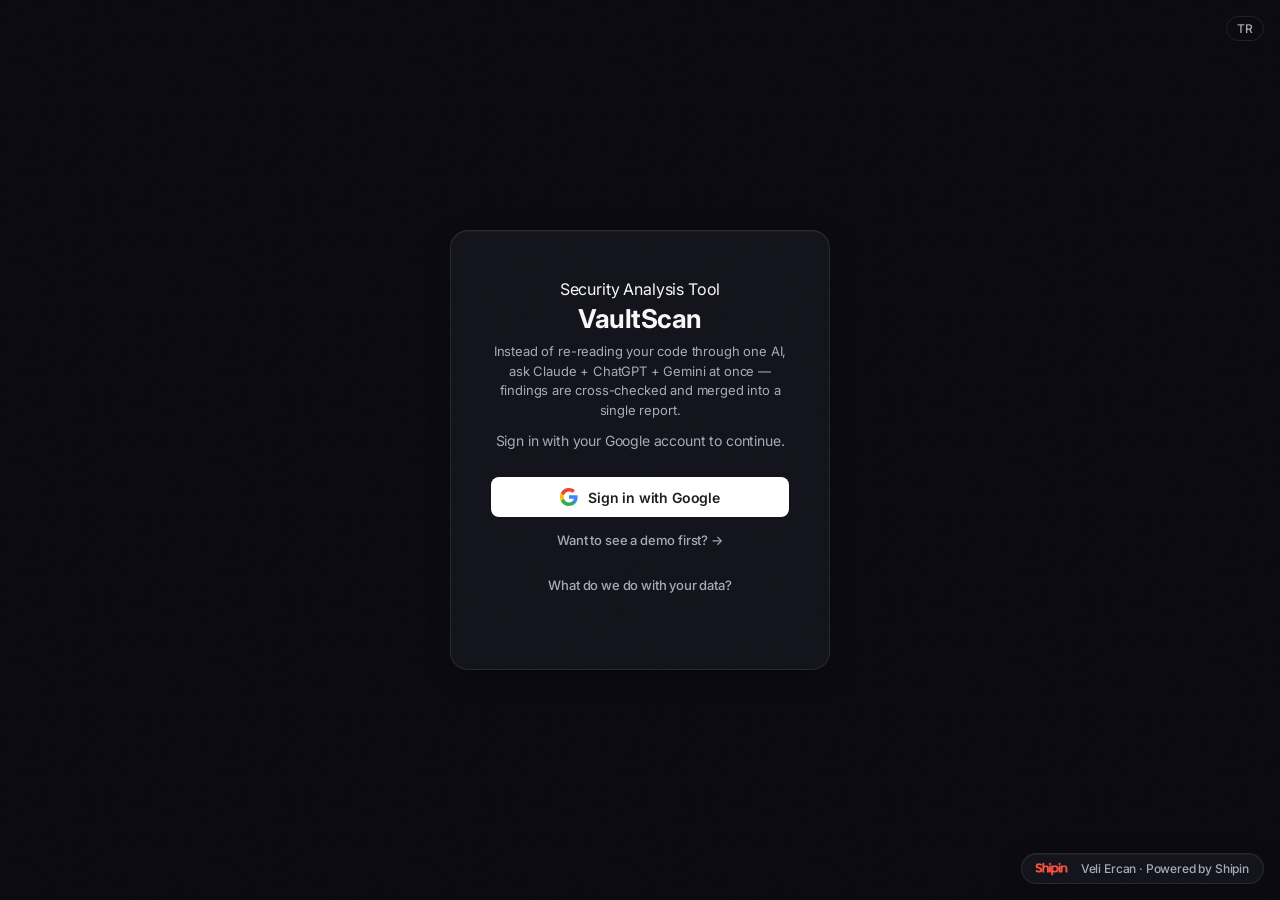
<file: static/login.html>
<!DOCTYPE html>
<html lang="tr">
<head>
  <meta charset="UTF-8">
  <meta name="viewport" content="width=device-width, initial-scale=1.0">
  <title data-i18n="title_login">VaultScan — Giriş</title>
  <meta name="description" content="Show your code, file, or GitHub repo to Claude, ChatGPT, and Gemini at once — see security vulnerabilities in a single combined report.">
  <meta property="og:type" content="website">
  <meta property="og:title" content="VaultScan — AI-Powered Security Analysis Tool">
  <meta property="og:description" content="Show your code, file, or GitHub repo to Claude, ChatGPT, and Gemini at once — see security vulnerabilities in a single combined report.">
  <meta property="og:url" content="https://vaultscan-pxyt.onrender.com">
  <meta property="og:image" content="https://vaultscan-pxyt.onrender.com/static/og-image.png">
  <meta name="twitter:card" content="summary_large_image">
  <meta name="twitter:title" content="VaultScan — AI-Powered Security Analysis Tool">
  <meta name="twitter:description" content="Show your code, file, or GitHub repo to Claude, ChatGPT, and Gemini at once — see security vulnerabilities in a single combined report.">
  <meta name="twitter:image" content="https://vaultscan-pxyt.onrender.com/static/og-image.png">
  <link rel="preconnect" href="https://fonts.googleapis.com">
  <link rel="preconnect" href="https://fonts.gstatic.com" crossorigin>
  <link href="https://fonts.googleapis.com/css2?family=Inter:wght@400;500;600;700&display=swap" rel="stylesheet">
  <link rel="icon" type="image/svg+xml" href="/static/favicon.svg">
  <link rel="stylesheet" href="/static/style.css">
  <script src="/static/theme.js"></script>
  <script src="/static/i18n.js"></script>
</head>
<body class="login-body">
  <button id="langToggle" class="logout-link" onclick="toggleLang()" aria-label="Switch language" style="position:absolute;top:16px;right:16px">EN</button>
  <div class="login-card">
    <span class="eyebrow"><span class="dot"></span><span data-i18n="eyebrow_tool">Güvenlik Analiz Aracı</span></span>
    <h1>VaultScan</h1>
    <p class="value-prop" data-i18n="login_value_prop">Kodunu tek bir AI ile tekrar okumak yerine, Claude + ChatGPT + Gemini'ye aynı anda sor — bulgular çapraz kontrol edilip tek raporda birleşir.</p>
    <p data-i18n="login_subtitle">Devam etmek için Google hesabınla giriş yap.</p>
    <p id="loginError" class="error-text" style="display:none" data-i18n="login_error">Giriş başarısız oldu, lütfen tekrar deneyin.</p>
    <a class="google-btn" href="/auth/google/login">
      <svg viewBox="0 0 18 18" xmlns="http://www.w3.org/2000/svg">
        <path fill="#4285F4" d="M17.64 9.2c0-.64-.06-1.25-.16-1.84H9v3.48h4.84a4.14 4.14 0 0 1-1.8 2.72v2.26h2.9c1.7-1.57 2.7-3.88 2.7-6.62z"/>
        <path fill="#34A853" d="M9 18c2.43 0 4.47-.81 5.96-2.18l-2.9-2.26c-.8.55-1.84.86-3.06.86-2.36 0-4.36-1.6-5.07-3.75H.9v2.33A9 9 0 0 0 9 18z"/>
        <path fill="#FBBC05" d="M3.93 10.67A5.4 5.4 0 0 1 3.64 9c0-.58.1-1.15.29-1.67V4.99H.9A9 9 0 0 0 0 9c0 1.45.35 2.83.9 4.01l3.03-2.34z"/>
        <path fill="#EA4335" d="M9 3.58c1.32 0 2.5.45 3.44 1.35l2.57-2.57A8.9 8.9 0 0 0 9 0 9 9 0 0 0 .9 4.99l3.03 2.34C4.64 5.18 6.64 3.58 9 3.58z"/>
      </svg>
      <span data-i18n="login_with_google">Google ile Giriş Yap</span>
    </a>
    <p style="margin-top:14px;"><a href="/demo" class="back-link" data-i18n="login_try_demo">Önce bir demo görmek ister misin? →</a></p>
    <p style="margin-top:8px;"><a href="/gizlilik" class="back-link" data-i18n="login_privacy_link">Verilerinle ne yapıyoruz?</a></p>
  </div>
  <a href="https://shipin.city/shipped" target="_blank" rel="noopener" class="shipin-badge">
    <img src="/static/shipin-logo.png" alt="Shipin">
    <span>Veli Ercan · Powered by Shipin</span>
  </a>
  <script>
    if (new URLSearchParams(window.location.search).get('login_error')) {
      document.getElementById('loginError').style.display = 'block';
    }
  </script>
</body>
</html>
</file>
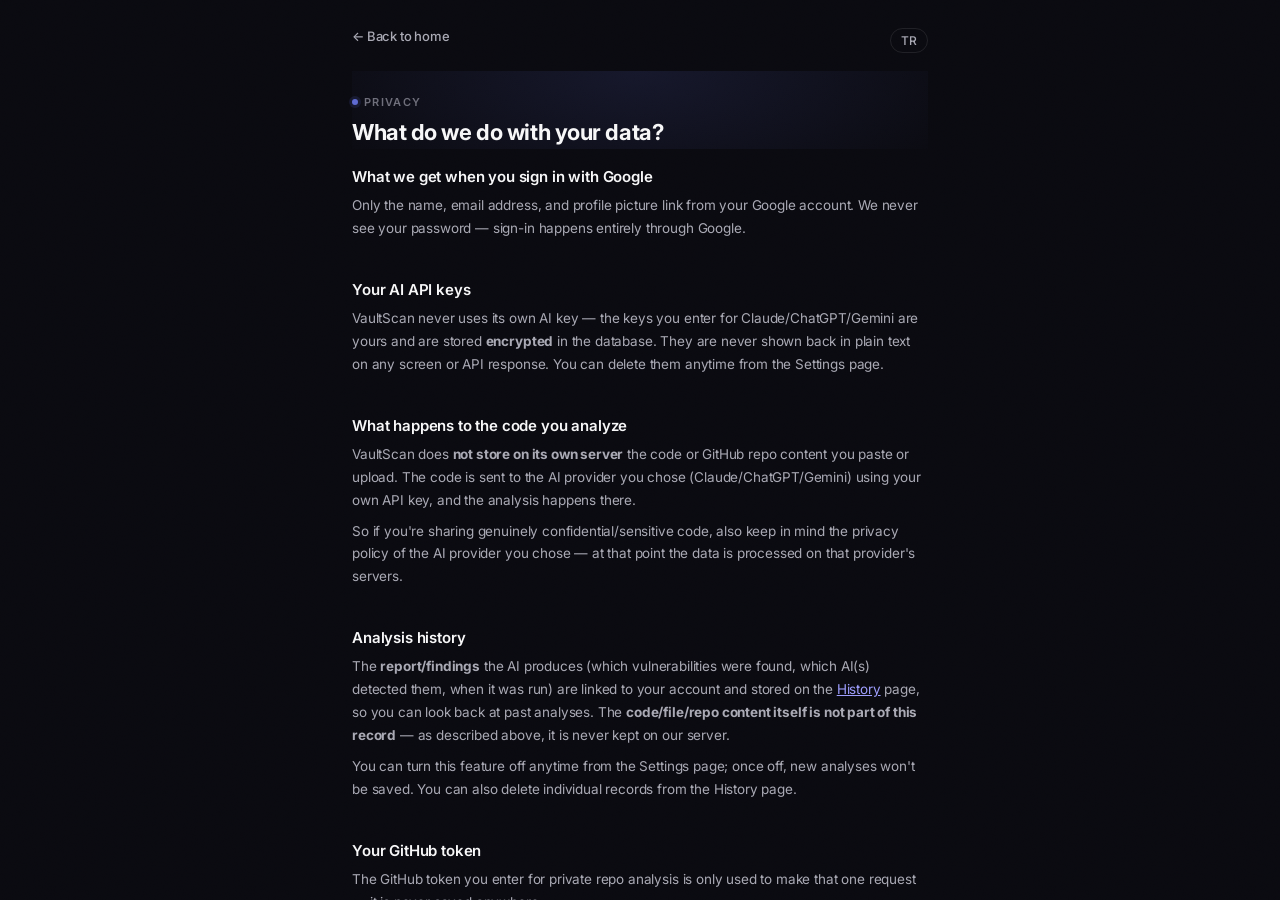
<file: static/privacy.html>
<!DOCTYPE html>
<html lang="tr">
<head>
  <meta charset="UTF-8">
  <meta name="viewport" content="width=device-width, initial-scale=1.0">
  <title data-i18n="title_privacy">VaultScan — Gizlilik</title>
  <link rel="preconnect" href="https://fonts.googleapis.com">
  <link rel="preconnect" href="https://fonts.gstatic.com" crossorigin>
  <link href="https://fonts.googleapis.com/css2?family=Inter:wght@400;500;600;700&display=swap" rel="stylesheet">
  <link rel="icon" type="image/svg+xml" href="/static/favicon.svg">
  <link rel="stylesheet" href="/static/style.css">
  <script src="/static/theme.js"></script>
  <script src="/static/i18n.js"></script>
  <style>
    .privacy-container { max-width: 640px; height: auto; min-height: 100vh; overflow-y: auto; }
    .privacy-section { margin-bottom: 22px; }
    .privacy-section h2 { font-size: 15px; font-weight: 600; margin-bottom: 8px; }
    .privacy-section p, .privacy-section li { font-size: 13.5px; color: var(--text-secondary); line-height: 1.7; }
    .privacy-section ul { margin-left: 20px; margin-top: 6px; }
    .privacy-note {
      background: var(--bg-elevated);
      border: 1px solid var(--border);
      border-radius: var(--radius-md);
      padding: 14px 16px;
      font-size: 12.5px;
      color: var(--text-tertiary);
      margin-top: 28px;
    }
    .privacy-top-bar { display:flex; align-items:center; justify-content:space-between; }
  </style>
</head>
<body>
  <div class="container privacy-container">
    <div class="privacy-top-bar">
      <a href="/" class="back-link" data-i18n="back_to_home">← Ana sayfaya dön</a>
      <button id="langToggle" class="logout-link" onclick="toggleLang()" aria-label="Switch language">EN</button>
    </div>
    <div class="header" style="text-align:left; padding-top:18px;">
      <span class="eyebrow"><span class="dot"></span><span data-i18n="eyebrow_privacy">Gizlilik</span></span>
      <h1 style="font-size:22px;" data-i18n="privacy_h1">Verilerinle ne yapıyoruz?</h1>
    </div>

    <div class="privacy-section">
      <h2 data-i18n="privacy_google_h2">Google ile girişte ne alıyoruz</h2>
      <p data-i18n="privacy_google_p">Sadece Google hesabından gelen ad, e-posta adresi ve profil fotoğrafı bağlantısı. Şifreni hiçbir zaman görmüyoruz — giriş tamamen Google üzerinden yapılır.</p>
    </div>

    <div class="privacy-section">
      <h2 data-i18n="privacy_keys_h2">AI API key'lerin</h2>
      <p data-i18n-html="privacy_keys_p">VaultScan kendi AI key'ini kullanmaz — Claude/ChatGPT/Gemini için girdiğin key'ler senindir ve veritabanında <strong>şifrelenmiş</strong> olarak saklanır. Hiçbir ekranda veya API yanıtında düz metin olarak geri gösterilmez. İstediğin zaman Ayarlar sayfasından silebilirsin.</p>
    </div>

    <div class="privacy-section">
      <h2 data-i18n="privacy_code_h2">Analiz ettiğin kod ne olur</h2>
      <p data-i18n-html="privacy_code_p1">VaultScan, yapıştırdığın/yüklediğin kodu veya GitHub repo içeriğini <strong>kendi sunucusunda saklamaz</strong>. Kod, seçtiğin AI sağlayıcısına (Claude/ChatGPT/Gemini) senin kendi API key'inle iletilir ve analiz orada yapılır.</p>
      <p style="margin-top:8px;" data-i18n="privacy_code_p2">Bu nedenle gerçekten gizli/hassas kod paylaşıyorsan, seçtiğin AI sağlayıcının kendi gizlilik politikasını da göz önünde bulundur — o aşamada veri o sağlayıcının sunucularında işlenir.</p>
    </div>

    <div class="privacy-section">
      <h2 data-i18n="privacy_history_h2">Analiz geçmişi</h2>
      <p data-i18n-html="privacy_history_p1">AI'nin ürettiği <strong>rapor/bulgular</strong> (hangi açıklar bulundu, hangi AI(ler) tespit etti, ne zaman yapıldı) hesabınla ilişkilendirilip <a href="/history">Geçmiş</a> sayfasında saklanır — bu sayede eski analizlerine dönüp bakabilirsin. Analiz ettiğin <strong>kodun/dosyanın/repo içeriğinin kendisi bu kayda dahil değildir</strong>, yukarıdaki maddede anlatıldığı gibi hiçbir zaman sunucumuzda tutulmaz.</p>
      <p style="margin-top:8px;" data-i18n="privacy_history_p2">Bu özelliği Ayarlar sayfasından istediğin zaman kapatabilirsin; kapattığında yeni analizler kaydedilmez. Geçmiş sayfasından tek tek kayıt da silebilirsin.</p>
    </div>

    <div class="privacy-section">
      <h2 data-i18n="privacy_github_h2">GitHub token'ı</h2>
      <p data-i18n="privacy_github_p">Private repo analizi için girdiğin GitHub token'ı sadece o anki isteği yapmak için kullanılır, hiçbir yere kaydedilmez.</p>
    </div>

    <div class="privacy-section">
      <h2 data-i18n="privacy_cookies_h2">Çerezler</h2>
      <p data-i18n="privacy_cookies_p">Sadece oturumunu açık tutmak için teknik amaçlı bir oturum çerezi kullanılır. Reklam/takip amaçlı çerez yok.</p>
    </div>

    <div class="privacy-section">
      <h2 data-i18n="privacy_delete_h2">Hesabını silmek istersen</h2>
      <p data-i18n="privacy_delete_p">API key'lerini Ayarlar sayfasından, analiz geçmişi kayıtlarını Geçmiş sayfasından kendin kaldırabilirsin. Hesabının tamamen silinmesini istersen aşağıdaki adresten bize yazman yeterli.</p>
    </div>

    <div class="privacy-section">
      <h2 data-i18n="privacy_contact_h2">Soruların için</h2>
      <p><a href="mailto:veliercann10@gmail.com">veliercann10@gmail.com</a></p>
    </div>

    <div class="privacy-note" data-i18n="privacy_note">
      Bu sayfa, verilerinle ne yaptığımızı açık ve sade bir dille anlatan bir bilgilendirme notudur — resmi bir KVKK Aydınlatma Metni değildir.
    </div>
  </div>
</body>
</html>
</file>
<file: static/style.css>
* { margin: 0; padding: 0; box-sizing: border-box; }

:root {
  --bg: #0a0a10;
  --bg-panel: #13131c;
  --bg-elevated: #1b1b26;
  --bg-hover: #262633;
  --border: rgba(255,255,255,0.09);
  --border-strong: rgba(255,255,255,0.18);
  --text: #f7f7f8;
  --text-secondary: #a9a9b4;
  --text-tertiary: #6e6e7a;
  --accent: #5e6ad2;
  --accent-hover: #7378dd;
  --accent-soft: rgba(94,106,210,0.14);
  --critical: #ff5f57;
  --high: #ff9f0a;
  --medium: #ffd60a;
  --low: #30d158;
  --info: #0a84ff;
  --radius-sm: 8px;
  --radius-md: 12px;
  --radius-lg: 18px;
  --font: 'Inter', -apple-system, BlinkMacSystemFont, 'SF Pro Display', 'Segoe UI', sans-serif;
  --mono: 'JetBrains Mono', 'SF Mono', ui-monospace, Menlo, monospace;
  --ease: cubic-bezier(0.16, 1, 0.3, 1);
  --shadow-elevated: 0 8px 28px -10px rgba(0,0,0,0.5), inset 0 1px 0 rgba(255,255,255,0.04);
}

html { color-scheme: dark; }

[data-theme="light"] {
  color-scheme: light;
  --shadow-elevated: 0 4px 18px -6px rgba(0,0,0,0.1), inset 0 1px 0 rgba(255,255,255,0.7);
  --bg: #f7f7f8;
  --bg-panel: #ffffff;
  --bg-elevated: #f0f0f2;
  --bg-hover: #e8e8ec;
  --border: rgba(0,0,0,0.08);
  --border-strong: rgba(0,0,0,0.14);
  --text: #0d0d0e;
  --text-secondary: #4a4a52;
  --text-tertiary: #9a9aa4;
}

body {
  font-family: var(--font);
  background: var(--bg);
  color: var(--text);
  height: 100vh;
  display: flex;
  flex-direction: column;
  -webkit-font-smoothing: antialiased;
  letter-spacing: -0.01em;
}

body::before {
  content: '';
  position: fixed;
  inset: 0;
  z-index: 9999;
  pointer-events: none;
  opacity: 0.035;
  mix-blend-mode: overlay;
  background-image: url("data:image/svg+xml;utf8,<svg xmlns='http://www.w3.org/2000/svg' width='200' height='200'><filter id='n'><feTurbulence type='fractalNoise' baseFrequency='0.9' numOctaves='2' stitchTiles='stitch'/></filter><rect width='100%25' height='100%25' filter='url(%23n)'/></svg>");
}

::selection { background: var(--accent-soft); color: var(--text); }

::-webkit-scrollbar { width: 9px; height: 9px; }
::-webkit-scrollbar-track { background: transparent; }
::-webkit-scrollbar-thumb { background: rgba(255,255,255,0.1); border-radius: 8px; border: 2px solid transparent; }
::-webkit-scrollbar-thumb:hover { background: rgba(255,255,255,0.18); }

.container {
  position: relative;
  display: flex;
  flex-direction: column;
  height: 100vh;
  padding: 28px 32px;
  gap: 18px;
  max-width: 1400px;
  width: 100%;
  margin: 0 auto;
}

.user-bar {
  position: absolute;
  top: 28px;
  right: 32px;
  display: flex;
  align-items: center;
  gap: 8px;
  font-size: 13px;
}

.user-avatar {
  width: 26px;
  height: 26px;
  border-radius: 50%;
  border: 1px solid var(--border-strong);
}

.user-name { font-weight: 500; color: var(--text-secondary); }

.logout-link {
  color: var(--text-tertiary);
  text-decoration: none;
  font-size: 12px;
  padding: 4px 10px;
  border: 1px solid var(--border);
  border-radius: 20px;
  transition: all 0.2s var(--ease);
}

.logout-link:hover { color: var(--text); border-color: var(--border-strong); background: var(--bg-hover); }

#themeToggle, #langToggle { background: transparent; margin: 0; font-weight: 500; }
#themeToggle:hover, #langToggle:hover { background: var(--bg-hover); box-shadow: none; }
#langToggle { color: var(--text-secondary); }

.header {
  text-align: center;
  padding: 6px 0 4px;
  background: radial-gradient(ellipse 520px 220px at 50% 0%, var(--accent-soft), transparent 70%);
}

.header .eyebrow {
  display: inline-flex;
  align-items: center;
  gap: 6px;
  font-size: 11px;
  font-weight: 600;
  letter-spacing: 0.12em;
  text-transform: uppercase;
  color: var(--text-tertiary);
  margin-bottom: 10px;
}

.header .eyebrow .dot {
  width: 6px;
  height: 6px;
  border-radius: 50%;
  background: var(--accent);
  box-shadow: 0 0 0 3px var(--accent-soft);
}

.header h1 {
  font-size: 26px;
  font-weight: 700;
  letter-spacing: -0.02em;
  color: var(--text);
}

.header p {
  color: var(--text-secondary);
  margin-top: 6px;
  font-size: 14px;
}

.toolbar {
  display: flex;
  flex-wrap: wrap;
  align-items: center;
  justify-content: center;
  gap: 10px;
  align-self: center;
  max-width: 100%;
}

.tabs {
  display: inline-flex;
  gap: 2px;
  background: var(--bg-panel);
  border: 1px solid var(--border);
  border-radius: 11px;
  padding: 3px;
}

.provider-picker {
  display: inline-flex;
  gap: 2px;
  background: var(--bg-panel);
  border: 1px solid var(--border);
  border-radius: 11px;
  padding: 3px;
}

.provider-chip {
  background: transparent;
  color: var(--text-secondary);
  border: none;
  border-radius: 8px;
  padding: 7px 14px;
  font-family: var(--font);
  font-size: 13px;
  font-weight: 500;
  cursor: pointer;
  transition: background 0.2s var(--ease), color 0.2s var(--ease);
  margin: 0;
}

.provider-chip:hover { background: var(--bg-hover); color: var(--text); }
.provider-chip.active { background: var(--accent); color: #fff; box-shadow: 0 0 0 3px var(--accent-soft); }
.provider-chip.active:hover { background: var(--accent-hover); }

.tab {
  background: transparent;
  color: var(--text-secondary);
  border: none;
  border-radius: 8px;
  padding: 7px 18px;
  font-family: var(--font);
  font-size: 13px;
  font-weight: 500;
  cursor: pointer;
  transition: background 0.2s var(--ease), color 0.2s var(--ease);
  margin: 0;
}

.tab:hover { background: var(--bg-hover); color: var(--text); }
.tab.active { background: var(--bg-elevated); color: var(--text); box-shadow: 0 0 0 1px var(--border-strong); }
.tab.active:hover { background: var(--bg-elevated); }

.editor {
  display: flex;
  gap: 18px;
  flex: 1;
  overflow: hidden;
}

.panel {
  flex: 1;
  display: flex;
  flex-direction: column;
  background: var(--bg-panel);
  border: 1px solid var(--border);
  border-radius: var(--radius-lg);
  box-shadow: var(--shadow-elevated);
  overflow: hidden;
  min-width: 0;
  transition: box-shadow 0.3s var(--ease);
}

.panel-header {
  display: flex;
  justify-content: space-between;
  align-items: center;
  padding: 13px 18px;
  border-bottom: 1px solid var(--border);
  font-size: 12px;
  font-weight: 600;
  letter-spacing: 0.04em;
  text-transform: uppercase;
  color: var(--text-tertiary);
}

select {
  background: var(--bg-elevated);
  color: var(--text);
  border: 1px solid var(--border);
  border-radius: var(--radius-sm);
  padding: 5px 10px;
  font-family: var(--font);
  font-size: 12px;
  font-weight: 500;
  text-transform: none;
  letter-spacing: 0;
  cursor: pointer;
  outline: none;
  transition: border-color 0.2s var(--ease);
}

select:hover, select:focus { border-color: var(--border-strong); }

textarea {
  flex: 1;
  background: transparent;
  border: none;
  outline: none;
  color: var(--text);
  font-family: var(--mono);
  font-size: 13px;
  padding: 18px;
  resize: none;
  line-height: 1.65;
}

textarea::placeholder { color: var(--text-tertiary); }

button {
  margin: 14px;
  padding: 11px;
  background: var(--accent);
  color: #fff;
  border: none;
  border-radius: var(--radius-sm);
  font-family: var(--font);
  font-size: 13.5px;
  font-weight: 600;
  letter-spacing: -0.01em;
  cursor: pointer;
  transition: background 0.2s var(--ease), transform 0.15s var(--ease), box-shadow 0.2s var(--ease);
}

button:hover { background: var(--accent-hover); box-shadow: 0 6px 20px -4px var(--accent-soft); }
button:active { transform: scale(0.985); }
button:disabled { background: var(--bg-elevated); color: var(--text-tertiary); cursor: not-allowed; }

.btn-secondary {
  background: var(--bg-elevated);
  color: var(--text-secondary);
  border: 1px solid var(--border);
}

.btn-secondary:hover { background: var(--bg-hover); box-shadow: none; color: var(--text); }

.inp {
  background: var(--bg-elevated);
  border: 1px solid var(--border);
  border-radius: var(--radius-sm);
  padding: 10px 13px;
  color: var(--text);
  font-family: var(--font);
  font-size: 13px;
  outline: none;
  width: 100%;
  transition: border-color 0.2s var(--ease);
}

.inp::placeholder { color: var(--text-tertiary); }
.inp:focus { border-color: var(--accent); box-shadow: 0 0 0 3px var(--accent-soft); }

.github-form {
  padding: 18px;
  display: flex;
  flex-direction: column;
  gap: 10px;
  flex: 1;
}

.hint {
  font-size: 11.5px;
  color: var(--text-tertiary);
}

.upload-area {
  flex: 1;
  display: flex;
  flex-direction: column;
  align-items: center;
  justify-content: center;
  cursor: pointer;
  transition: background 0.2s var(--ease);
  padding: 20px;
  text-align: center;
  color: var(--text-secondary);
  margin: 14px;
  border: 1.5px dashed var(--border);
  border-radius: var(--radius-md);
}

.upload-area:hover { background: var(--bg-elevated); border-color: var(--border-strong); }
.upload-area.drag-over { background: var(--accent-soft); border-color: var(--accent); }
.upload-icon { font-size: 32px; margin-bottom: 12px; opacity: 0.8; }
.upload-area p { font-size: 13px; }

.result {
  flex: 1;
  padding: 18px;
  overflow-y: auto;
  font-size: 13px;
  line-height: 1.7;
  color: var(--text-secondary);
}

.muted { color: var(--text-secondary); }
.error-text { color: var(--critical); }

.severity-bar {
  display: flex;
  height: 6px;
  border-radius: 4px;
  overflow: hidden;
  background: var(--bg-elevated);
  margin-bottom: 12px;
}

.severity-bar-seg { height: 100%; transition: width 0.4s var(--ease); }
.severity-bar-critical { background: var(--critical); }
.severity-bar-high { background: var(--high); }
.severity-bar-medium { background: var(--medium); }
.severity-bar-low { background: var(--low); }

.summary-bar {
  display: flex;
  flex-wrap: wrap;
  gap: 8px;
  margin-bottom: 20px;
}

.summary-pill {
  display: inline-flex;
  align-items: center;
  gap: 6px;
  padding: 6px 13px;
  border-radius: 20px;
  font-size: 12.5px;
  font-weight: 600;
  border: 1px solid var(--border);
  background: var(--bg-elevated);
  color: var(--text-secondary);
}

.summary-pill strong { font-size: 13px; }

.summary-total { color: var(--text); border-color: var(--border-strong); }
.summary-critical { color: var(--critical); border-color: rgba(255,95,87,0.35); background: rgba(255,95,87,0.1); }
.summary-high { color: var(--high); border-color: rgba(255,159,10,0.35); background: rgba(255,159,10,0.1); }
.summary-medium { color: var(--medium); border-color: rgba(255,214,10,0.35); background: rgba(255,214,10,0.1); }
.summary-low { color: var(--low); border-color: rgba(48,209,88,0.35); background: rgba(48,209,88,0.1); }

.summary-clean {
  display: inline-flex;
  align-items: center;
  gap: 6px;
  padding: 6px 14px;
  border-radius: 20px;
  font-size: 12.5px;
  font-weight: 600;
  color: var(--low);
  background: rgba(48,209,88,0.1);
  border: 1px solid rgba(48,209,88,0.35);
}

.file-section {
  margin-bottom: 22px;
  border-bottom: 1px solid var(--border);
  padding-bottom: 18px;
}

.file-section:last-child { border-bottom: none; }

.file-name {
  font-size: 12px;
  color: var(--info);
  margin-bottom: 10px;
  font-weight: 600;
}

@keyframes findingIn {
  from { opacity: 0; transform: translateY(8px); }
  to { opacity: 1; transform: translateY(0); }
}

@keyframes panelFade {
  from { opacity: 0; }
  to { opacity: 1; }
}

.panel-fade { animation: panelFade 0.25s var(--ease) both; }

@keyframes skeletonPulse {
  0%, 100% { opacity: 0.55; }
  50% { opacity: 1; }
}

.skeleton-wrap {
  display: flex;
  flex-direction: column;
  gap: 14px;
}

.skeleton {
  background: var(--bg-hover);
  border-radius: 6px;
  animation: skeletonPulse 1.4s ease-in-out infinite;
}

.skeleton-pill { width: 110px; height: 22px; border-radius: 20px; }

.skeleton-card {
  background: var(--bg-elevated);
  border: 1px solid var(--border);
  border-radius: var(--radius-md);
  padding: 16px;
  display: flex;
  flex-direction: column;
  gap: 10px;
}

.skeleton-line { height: 11px; }

.finding {
  background: var(--bg-elevated);
  border: 1px solid var(--border);
  border-left: 3px solid var(--border);
  border-radius: var(--radius-md);
  margin-bottom: 12px;
  overflow: hidden;
  animation: findingIn 0.4s var(--ease) both;
}

.finding:has(.badge-critical) { border-left-color: var(--critical); }
.finding:has(.badge-high) { border-left-color: var(--high); }
.finding:has(.badge-medium) { border-left-color: var(--medium); }
.finding:has(.badge-low) { border-left-color: var(--low); }

.finding:nth-of-type(2) { animation-delay: 60ms; }
.finding:nth-of-type(3) { animation-delay: 120ms; }
.finding:nth-of-type(4) { animation-delay: 180ms; }
.finding:nth-of-type(5) { animation-delay: 240ms; }
.finding:nth-of-type(6) { animation-delay: 300ms; }
.finding:nth-of-type(n+7) { animation-delay: 360ms; }

.finding-header {
  display: flex;
  justify-content: space-between;
  align-items: center;
  padding: 12px 16px;
  border-bottom: 1px solid var(--border);
}

.finding-title {
  font-weight: 600;
  font-size: 13px;
  color: var(--text);
}

.line-chip {
  font-size: 10.5px;
  font-family: var(--mono);
  color: var(--text-tertiary);
  background: var(--bg);
  border: 1px solid var(--border);
  border-radius: 5px;
  padding: 2px 7px;
  margin-left: 8px;
}

.provider-tag {
  display: inline-block;
  font-size: 11px;
  font-weight: 600;
  padding: 2px 9px;
  border-radius: 10px;
  margin: 0 2px;
}

.provider-tag-claude { background: rgba(217,119,87,0.14); color: #e08e6d; border: 1px solid rgba(217,119,87,0.35); }
.provider-tag-chatgpt { background: rgba(25,195,125,0.14); color: #2ecc92; border: 1px solid rgba(25,195,125,0.35); }
.provider-tag-gemini { background: rgba(66,133,244,0.14); color: #5b9bff; border: 1px solid rgba(66,133,244,0.35); }

.finding-body {
  padding: 14px 16px;
}

.finding-body p {
  margin: 5px 0;
  font-size: 13px;
  color: var(--text-secondary);
}

.finding-body strong { color: var(--text); font-weight: 600; }

.finding-body ul, .finding-body ol {
  margin: 8px 0 8px 20px;
  font-size: 13px;
  color: var(--text-secondary);
}

.finding-body li { margin: 4px 0; }

.finding-body a { color: var(--info); text-decoration: none; }
.finding-body a:hover { text-decoration: underline; }

.finding-body code {
  background: var(--bg);
  padding: 2px 6px;
  border-radius: 5px;
  font-family: var(--mono);
  font-size: 12px;
  color: var(--info);
  border: 1px solid var(--border);
}

.finding-body pre {
  background: var(--bg);
  border: 1px solid var(--border);
  border-radius: var(--radius-sm);
  padding: 13px;
  overflow-x: auto;
  margin: 10px 0;
}

.finding-body pre code {
  background: none;
  padding: 0;
  border: none;
  color: var(--text);
}

.badge {
  font-size: 10.5px;
  font-weight: 700;
  padding: 4px 11px;
  border-radius: 20px;
  text-transform: uppercase;
  letter-spacing: 0.05em;
}

.badge-critical { background: rgba(255,95,87,0.14); color: var(--critical); border: 1px solid rgba(255,95,87,0.35); }
.badge-high { background: rgba(255,159,10,0.14); color: var(--high); border: 1px solid rgba(255,159,10,0.35); }
.badge-medium { background: rgba(255,214,10,0.14); color: var(--medium); border: 1px solid rgba(255,214,10,0.35); }
.badge-low { background: rgba(48,209,88,0.14); color: var(--low); border: 1px solid rgba(48,209,88,0.35); }
.badge-info { background: rgba(10,132,255,0.14); color: var(--info); border: 1px solid rgba(10,132,255,0.35); }

.btn-copy {
  background: var(--bg-elevated);
  color: var(--text-secondary);
  border: 1px solid var(--border);
  border-radius: var(--radius-sm);
  padding: 5px 11px;
  font-size: 11px;
  font-weight: 600;
  cursor: pointer;
  margin: 0;
  transition: all 0.2s var(--ease);
}

.btn-copy:hover { background: var(--bg-hover); color: var(--text); border-color: var(--border-strong); box-shadow: none; }

.btn-stop { color: var(--critical); border-color: rgba(255,95,87,0.35); }
.btn-stop:hover { background: rgba(255,95,87,0.12); color: var(--critical); border-color: rgba(255,95,87,0.5); }

#status { font-size: 12px; font-weight: 500; }
.status-loading { color: var(--high); }
.status-done { color: var(--low); }
.status-error { color: var(--critical); }

.progress-wrap {
  background: var(--bg-elevated);
  border: 1px solid var(--border);
  border-radius: var(--radius-md);
  padding: 16px;
  margin-bottom: 18px;
}

.progress-info {
  display: flex;
  justify-content: space-between;
  font-size: 12px;
  color: var(--text-secondary);
  margin-bottom: 9px;
}

.progress-bar-bg {
  background: var(--bg);
  border-radius: 4px;
  height: 5px;
  overflow: hidden;
}

.progress-bar {
  background: var(--accent);
  height: 100%;
  border-radius: 4px;
  transition: width 0.3s var(--ease);
}

.progress-file {
  font-size: 11.5px;
  color: var(--text-tertiary);
  margin-top: 8px;
}

.print-title { display: none; }

.login-body {
  align-items: center;
  justify-content: center;
}

.login-card {
  background: var(--bg-panel);
  border: 1px solid var(--border);
  border-radius: var(--radius-lg);
  box-shadow: var(--shadow-elevated);
  padding: 48px 40px;
  max-width: 380px;
  width: 100%;
  text-align: center;
  margin: auto;
}

.login-card h1 {
  font-size: 26px;
  font-weight: 700;
  letter-spacing: -0.02em;
  margin-top: 4px;
}

.login-card p {
  color: var(--text-secondary);
  font-size: 14px;
  margin-top: 8px;
  margin-bottom: 28px;
}

.login-card p.value-prop {
  font-size: 13px;
  line-height: 1.5;
  margin-bottom: 12px;
}

.google-btn {
  display: inline-flex;
  align-items: center;
  justify-content: center;
  gap: 10px;
  width: 100%;
  background: #fff;
  color: #1f1f1f;
  border-radius: var(--radius-sm);
  padding: 11px;
  font-family: var(--font);
  font-size: 14px;
  font-weight: 600;
  text-decoration: none;
  transition: opacity 0.2s var(--ease);
}

.google-btn:hover { opacity: 0.88; }
.google-btn svg { width: 18px; height: 18px; }

.settings-container {
  height: auto;
  min-height: 100vh;
  overflow-y: auto;
  max-width: 640px;
}

.back-link {
  color: var(--text-secondary);
  text-decoration: none;
  font-size: 13px;
  font-weight: 500;
  align-self: flex-start;
  transition: color 0.2s var(--ease);
}

.back-link:hover { color: var(--text); }

.key-list {
  display: flex;
  flex-direction: column;
  gap: 14px;
}

.key-card {
  background: var(--bg-panel);
  border: 1px solid var(--border);
  border-radius: var(--radius-lg);
  box-shadow: var(--shadow-elevated);
  padding: 18px 20px;
}

.key-card-header {
  display: flex;
  align-items: center;
  justify-content: space-between;
  margin-bottom: 6px;
}

.key-name { font-weight: 600; font-size: 14px; }

.key-status {
  font-size: 11.5px;
  font-weight: 600;
  padding: 3px 10px;
  border-radius: 20px;
  background: var(--bg-elevated);
  color: var(--text-tertiary);
  border: 1px solid var(--border);
}

.key-status-set {
  background: rgba(48,209,88,0.1);
  color: var(--low);
  border-color: rgba(48,209,88,0.35);
}

.key-note {
  font-size: 12.5px;
  color: var(--text-secondary);
  margin-bottom: 14px;
}

.key-note a { color: var(--info); text-decoration: none; }
.key-note a:hover { text-decoration: underline; }

.key-form {
  display: flex;
  gap: 8px;
}

.key-input { flex: 1; }

.key-save-btn, .key-remove-btn {
  margin: 0;
  padding: 10px 16px;
  font-size: 13px;
}

.key-remove-btn {
  background: var(--bg-elevated);
  color: var(--text-secondary);
  border: 1px solid var(--border);
}

.key-remove-btn:hover { background: var(--bg-hover); color: var(--critical); border-color: rgba(255,95,87,0.35); box-shadow: none; }

.settings-status {
  font-size: 13px;
  min-height: 18px;
}

.settings-status-ok { color: var(--low); }
.settings-status-error { color: var(--critical); }

.history-list {
  display: flex;
  flex-direction: column;
  gap: 12px;
}

.history-item {
  background: var(--bg-panel);
  border: 1px solid var(--border);
  border-radius: var(--radius-lg);
  box-shadow: var(--shadow-elevated);
  padding: 16px 18px;
  display: flex;
  align-items: center;
  justify-content: space-between;
  gap: 12px;
}

.history-item-main {
  display: flex;
  flex-direction: column;
  gap: 4px;
  min-width: 0;
}

.history-item-label {
  font-weight: 600;
  font-size: 13.5px;
  overflow: hidden;
  text-overflow: ellipsis;
  white-space: nowrap;
}

.history-item-providers { margin-top: 2px; }
.history-item-providers .line-chip { margin-left: 0; margin-right: 6px; }

.history-item-actions {
  display: flex;
  gap: 8px;
  flex-shrink: 0;
}

.history-item-actions button {
  margin: 0;
  padding: 8px 14px;
  font-size: 12.5px;
}

.history-detail .back-link { display: inline-block; margin-bottom: 14px; }

.toggle-switch {
  position: relative;
  display: inline-block;
  width: 38px;
  height: 22px;
  flex-shrink: 0;
}

.toggle-switch input { opacity: 0; width: 0; height: 0; }

.toggle-slider {
  position: absolute;
  inset: 0;
  background: var(--bg-elevated);
  border: 1px solid var(--border);
  border-radius: 22px;
  cursor: pointer;
  transition: background 0.2s var(--ease);
}

.toggle-slider::before {
  content: "";
  position: absolute;
  width: 16px;
  height: 16px;
  left: 2px;
  top: 2px;
  background: var(--text-tertiary);
  border-radius: 50%;
  transition: transform 0.2s var(--ease), background 0.2s var(--ease);
}

.toggle-switch input:checked + .toggle-slider { background: rgba(48,209,88,0.15); border-color: rgba(48,209,88,0.4); }
.toggle-switch input:checked + .toggle-slider::before { transform: translateX(16px); background: var(--low); }

button.back-link {
  background: transparent;
  border: none;
  padding: 0;
  margin: 0;
  cursor: pointer;
  box-shadow: none;
}

button.back-link:hover { background: transparent; box-shadow: none; }

@media (max-width: 900px) {
  .editor { flex-direction: column; overflow: visible; }
  .container { height: auto; min-height: 100vh; overflow-y: auto; }
}

@media (max-width: 640px) {
  .user-bar {
    position: static;
    flex-wrap: wrap;
    justify-content: flex-end;
    margin-bottom: 8px;
  }
}

/* .settings-container is always ~640px wide regardless of viewport,
   so its user-bar needs the same wrapping treatment unconditionally. */
.settings-container .user-bar {
  position: static;
  flex-wrap: wrap;
  justify-content: flex-end;
  margin-bottom: 8px;
}

@media (prefers-reduced-motion: reduce) {
  .finding { animation: none; }
  .skeleton { animation: none; }
}

.demo-pill {
  font-size: 11px;
  font-weight: 700;
  letter-spacing: 0.06em;
  color: var(--accent);
  background: var(--accent-soft);
  border: 1px solid var(--accent);
  border-radius: 20px;
  padding: 4px 10px;
}

.demo-banner {
  background: var(--bg-elevated);
  border: 1px solid var(--border);
  border-radius: var(--radius-md);
  padding: 10px 16px;
  font-size: 13px;
  color: var(--text-secondary);
  text-align: center;
  margin-bottom: 4px;
}

.demo-example-btn { cursor: pointer; }

.shipin-badge {
  position: fixed;
  bottom: 16px;
  right: 16px;
  display: inline-flex;
  align-items: center;
  gap: 8px;
  background: var(--bg-panel);
  border: 1px solid var(--border);
  border-radius: 20px;
  padding: 7px 14px 7px 9px;
  font-size: 12px;
  font-weight: 500;
  color: var(--text-secondary);
  text-decoration: none;
  box-shadow: var(--shadow-elevated);
  z-index: 50;
  transition: color 0.2s var(--ease), border-color 0.2s var(--ease);
}

.shipin-badge:hover { color: var(--text); border-color: var(--border-strong); }
.shipin-badge img { height: 14px; width: auto; display: block; }

@media print {
  * { -webkit-print-color-adjust: exact; print-color-adjust: exact; }
  body { background: #fff; height: auto; }
  body::before { display: none; }
  .finding { animation: none; }
  .container { height: auto; padding: 0; }
  .header, .tabs, #status, select, button, .btn-copy, .shipin-badge { display: none !important; }
  .editor { display: block; overflow: visible; }
  .editor > .panel:not(#resultPanel) { display: none !important; }
  #resultPanel { border: none; border-radius: 0; background: #fff; }
  #resultPanel .panel-header { display: none; }
  .print-title { display: block; font-size: 20px; font-weight: 700; color: #1a1a1a; margin-bottom: 16px; }
  .result { overflow: visible; color: #1a1a1a; }
  .summary-bar, .finding, .file-section { break-inside: avoid; }
  .finding, .file-section { border-color: #ddd; }
  .finding, .finding-header { background: #f3f3f3; }
  .finding-title, .file-name { color: #1a1a1a; }
  .summary-total { background: #f3f3f3; color: #1a1a1a; border-color: #ddd; }
  .finding-body p, .finding-body strong { color: #1a1a1a; }
  .finding-body code, .finding-body pre { background: #eaeaea; border-color: #ddd; color: #1a1a1a; }
}
</file>
